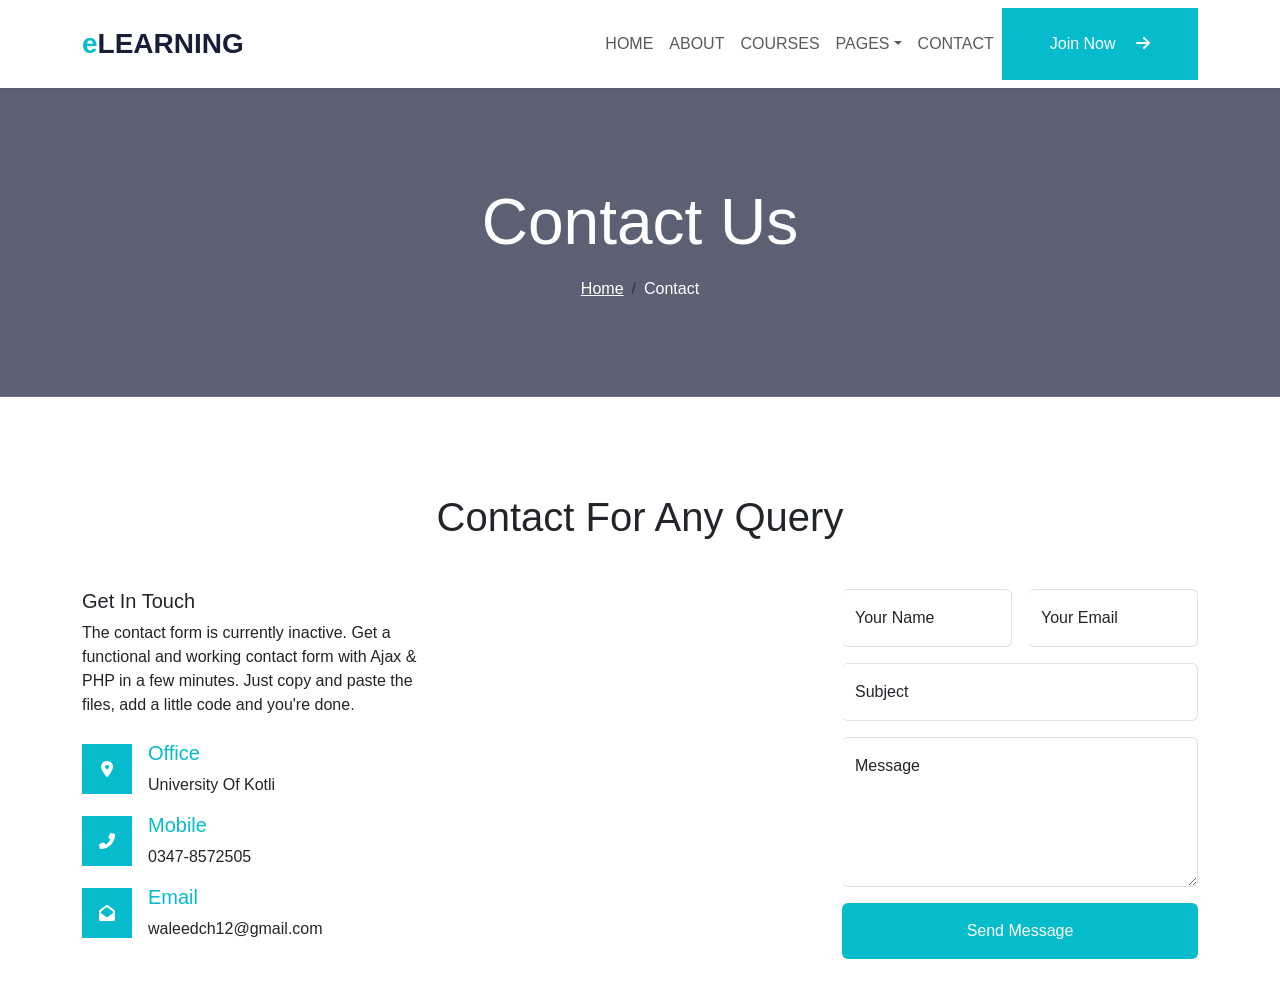
<file: Contact.html>
<!DOCTYPE html>
<html lang="en">
<head>
    <meta charset="UTF-8">
    <meta name="viewport" content="width=device-width, initial-scale=1.0">
    <title>Contact Us - eLEARNING</title>
    <link href="https://cdn.jsdelivr.net/npm/bootstrap@5.3.0/dist/css/bootstrap.min.css" rel="stylesheet">
    <link rel="stylesheet" href="https://cdnjs.cloudflare.com/ajax/libs/font-awesome/6.0.0/css/all.min.css">
    <link rel="stylesheet" href="style.css">
</head>
<body>
<nav class="navbar navbar-expand-lg navbar-light bg-white sticky-top shadow-sm">
    <div class="container">
        <a class="navbar-brand fw-bold" href="index.html" style="color:#06BBCC; font-size: 28px;">
            e<span style="color:#181d38">LEARNING</span>
        </a>
        
        <button class="navbar-toggler" type="button" data-bs-toggle="collapse" data-bs-target="#navbarCollapse">
            <span class="navbar-toggler-icon"></span>
        </button>

        <div class="collapse navbar-collapse" id="navbarCollapse">
            <div class="navbar-nav ms-auto p-4 p-lg-0">
                <a href="index.html" class="nav-item nav-link">HOME</a>
                <a href="about.html" class="nav-item nav-link">ABOUT</a>
                <a href="courses.html" class="nav-item nav-link">COURSES</a>
                <div class="nav-item dropdown">
                    <a href="#" class="nav-link dropdown-toggle" data-bs-toggle="dropdown">PAGES</a>
                    <div class="dropdown-menu fade-down m-0">
                        <a href="#" class="dropdown-item">Our Team</a>
                        <a href="#" class="dropdown-item">Testimonial</a>
                        <a href="#" class="dropdown-item">404 Page</a>
                    </div>
                </div>
                <a href="contact.html" class="nav-item nav-link">CONTACT</a>
            </div>
            <a href="" class="btn btn-primary py-4 px-lg-5 d-none d-lg-block text-white" style="background: #06BBCC; border: none; border-radius: 0;">
                Join Now <i class="fa fa-arrow-right ms-3"></i>
            </a>
        </div>
    </div>
</nav>
    <div class="container-fluid page-header py-5 mb-5">
        <div class="container py-5 text-center">
            <h1 class="display-3 text-white mb-3 animated slideInDown">Contact Us</h1>
            <nav aria-label="breadcrumb">
                <ol class="breadcrumb justify-content-center mb-0">
                    <li class="breadcrumb-item"><a class="text-white" href="index.html">Home</a></li>
                    <li class="breadcrumb-item text-white active">Contact</li>
                </ol>
            </nav>
        </div>
    </div>

    <div class="container-xxl py-5">
        <div class="container">
            <div class="text-center wow fadeInUp" data-wow-delay="0.1s">
                
                <h1 class="mb-5">Contact For Any Query</h1>
            </div>
            <div class="row g-4">
                <div class="col-lg-4 col-md-6 wow fadeInUp" data-wow-delay="0.1s">
                    <h5>Get In Touch</h5>
                    <p class="mb-4">The contact form is currently inactive. Get a functional and working contact form with Ajax & PHP in a few minutes. Just copy and paste the files, add a little code and you're done.</p>
                    <div class="d-flex align-items-center mb-3">
                        <div class="d-flex align-items-center justify-content-center flex-shrink-0 bg-primary" style="width: 50px; height: 50px;">
                            <i class="fa fa-map-marker-alt text-white"></i>
                        </div>
                        <div class="ms-3">
                            <h5 class="text-primary">Office</h5>
                            <p class="mb-0">University Of Kotli </p>
                        </div>
                    </div>
                    <div class="d-flex align-items-center mb-3">
                        <div class="d-flex align-items-center justify-content-center flex-shrink-0 bg-primary" style="width: 50px; height: 50px;">
                            <i class="fa fa-phone-alt text-white"></i>
                        </div>
                        <div class="ms-3">
                            <h5 class="text-primary">Mobile</h5>
                            <p class="mb-0">0347-8572505</p>
                        </div>
                    </div>
                    <div class="d-flex align-items-center">
                        <div class="d-flex align-items-center justify-content-center flex-shrink-0 bg-primary" style="width: 50px; height: 50px;">
                            <i class="fa fa-envelope-open text-white"></i>
                        </div>
                        <div class="ms-3">
                            <h5 class="text-primary">Email</h5>
                            <p class="mb-0">waleedch12@gmail.com</p>
                        </div>
                    </div>
                </div>

                <div class="col-lg-4 col-md-6 wow fadeInUp" data-wow-delay="0.3s">
                    <iframe class="position-relative rounded w-100 h-100"
                        src="https://www.google.com/maps/embed?pb=!1m18!1m12!1m3!1d3021.892182283038!2d-73.98542844885854!3d40.758895079224375!2m3!1f0!2f0!3f0!3m2!1i1024!2i768!4f13.1!3m3!1m2!1s0x89c25855c6480299%3A0x55194ec5a1ae072e!2sTimes%20Square!5e0!3m2!1sen!2sus!4v1603794290143!5m2!1sen!2sus"
                        frameborder="0" style="min-height: 300px; border:0;" allowfullscreen="" aria-hidden="false"
                        tabindex="0"></iframe>
                </div>

                <div class="col-lg-4 col-md-12 wow fadeInUp" data-wow-delay="0.5s">
                    <form>
                        <div class="row g-3">
                            <div class="col-md-6">
                                <div class="form-floating">
                                    <input type="text" class="form-control" id="name" placeholder="Your Name">
                                    <label for="name">Your Name</label>
                                </div>
                            </div>
                            <div class="col-md-6">
                                <div class="form-floating">
                                    <input type="email" class="form-control" id="email" placeholder="Your Email">
                                    <label for="email">Your Email</label>
                                </div>
                            </div>
                            <div class="col-12">
                                <div class="form-floating">
                                    <input type="text" class="form-control" id="subject" placeholder="Subject">
                                    <label for="subject">Subject</label>
                                </div>
                            </div>
                            <div class="col-12">
                                <div class="form-floating">
                                    <textarea class="form-control" placeholder="Leave a message here" id="message" style="height: 150px"></textarea>
                                    <label for="message">Message</label>
                                </div>
                            </div>
                            <div class="col-12">
                                <button class="btn btn-primary w-100 py-3 text-white" type="submit">Send Message</button>
                            </div>
                        </div>
                    </form>
                </div>
            </div>
        </div>
    </div>
    <script src="https://cdn.jsdelivr.net/npm/bootstrap@5.3.0/dist/js/bootstrap.bundle.min.js"></script>
</body>
</html>
</file>
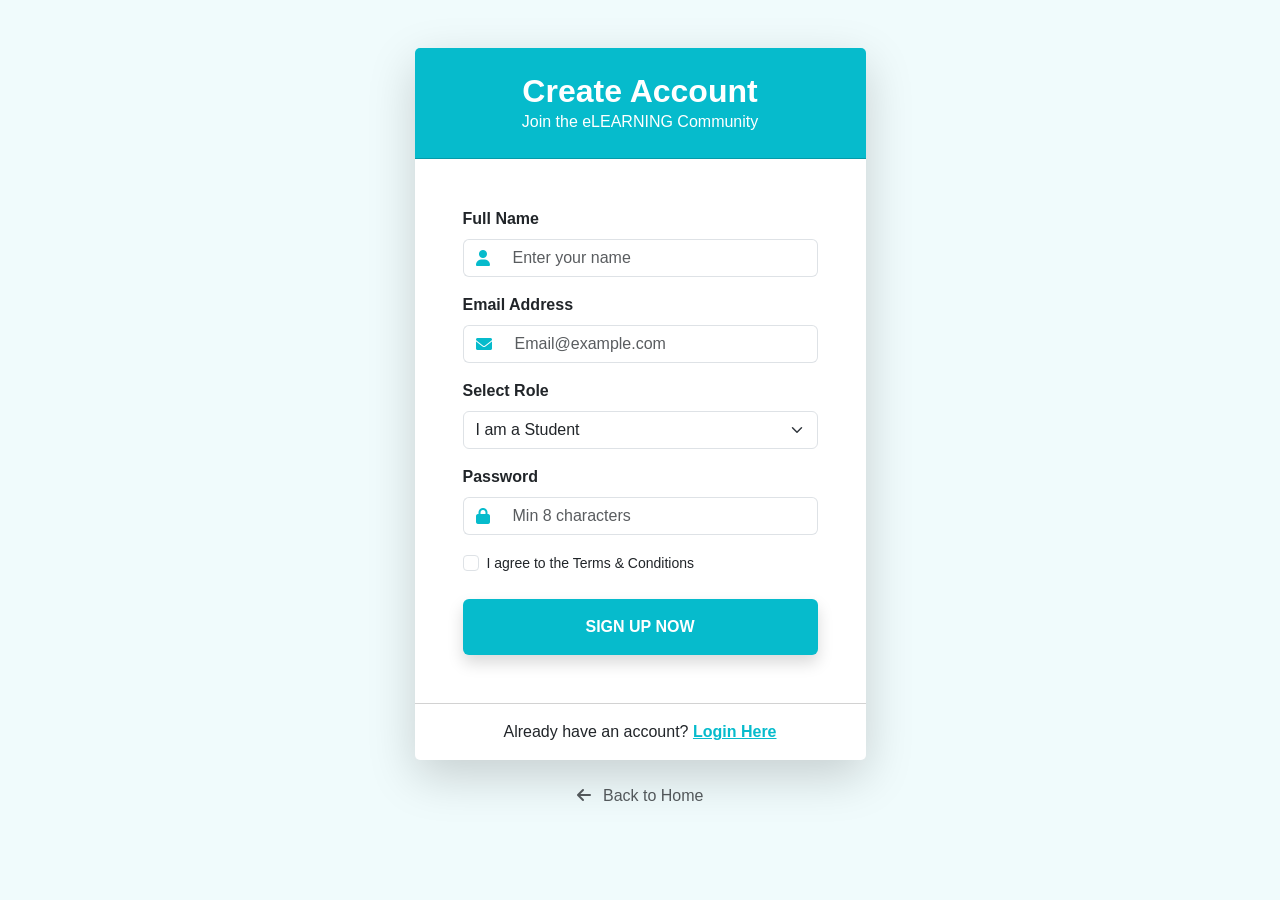
<file: Join.html>
<!DOCTYPE html>
<html lang="en">
<head>
    <meta charset="UTF-8">
    <meta name="viewport" content="width=device-width, initial-scale=1.0">
    <title>Join Us - eLEARNING</title>
    <link href="https://cdn.jsdelivr.net/npm/bootstrap@5.3.0/dist/css/bootstrap.min.css" rel="stylesheet">
    <link rel="stylesheet" href="https://cdnjs.cloudflare.com/ajax/libs/font-awesome/6.0.0/css/all.min.css">
    <link rel="stylesheet" href="style.css">
</head>
<body style="background-color: #f0fbfc;">

    <div class="container py-5">
        <div class="row justify-content-center">
            <div class="col-lg-5 col-md-8">
                <div class="card shadow-lg border-0 rounded-3">
                    <div class="card-header bg-primary text-white text-center py-4">
                        <h2 class="fw-bold mb-0">Create Account</h2>
                        <p class="mb-0">Join the eLEARNING Community</p>
                    </div>
                    <div class="card-body p-5">
                        <form>
                            <div class="mb-3">
                                <label class="form-label fw-bold">Full Name</label>
                                <div class="input-group">
                                    <span class="input-group-text bg-white"><i class="fa fa-user text-primary"></i></span>
                                    <input type="text" class="form-control" placeholder="Enter your name">
                                </div>
                            </div>
                            <div class="mb-3">
                                <label class="form-label fw-bold">Email Address</label>
                                <div class="input-group">
                                    <span class="input-group-text bg-white"><i class="fa fa-envelope text-primary"></i></span>
                                    <input type="email" class="form-control" placeholder="Email@example.com">
                                </div>
                            </div>
                            <div class="mb-3">
                                <label class="form-label fw-bold">Select Role</label>
                                <select class="form-select">
                                    <option selected>I am a Student</option>
                                    <option>I am a Tutor</option>
                                </select>
                            </div>
                            <div class="mb-3">
                                <label class="form-label fw-bold">Password</label>
                                <div class="input-group">
                                    <span class="input-group-text bg-white"><i class="fa fa-lock text-primary"></i></span>
                                    <input type="password" class="form-control" placeholder="Min 8 characters">
                                </div>
                            </div>
                            <div class="mb-4 form-check">
                                <input type="checkbox" class="form-check-input" id="terms">
                                <label class="form-check-label small" for="terms">I agree to the Terms & Conditions</label>
                            </div>
                            <button type="submit" class="btn btn-primary w-100 py-3 fw-bold text-white shadow">SIGN UP NOW</button>
                        </form>
                    </div>
                    <div class="card-footer text-center py-3 bg-white">
                        <p class="mb-0">Already have an account? <a href="#" class="text-primary fw-bold">Login Here</a></p>
                    </div>
                </div>
                <div class="text-center mt-4">
                    <a href="index.html" class="text-muted text-decoration-none"><i class="fa fa-arrow-left me-2"></i> Back to Home</a>
                </div>
            </div>
        </div>
    </div>

</body>
<script src="https://cdn.jsdelivr.net/npm/bootstrap@5.3.0/dist/js/bootstrap.bundle.min.js"></script>

    <script>
        document.querySelector('form').addEventListener('submit', function(e) {
            e.preventDefault(); // Page ko refresh hone se rokne ke liye
            
            // Success Message
            alert("Thank you very much! Your registration at the University of Kotli Learning has been completed..");
            
            // Wapas Home Page par bhejne ke liye
            window.location.href = "index.html"; 
        });
    </script>
</body>
</html></html>
</file>
<file: style.css>
:root {
    --primary: #06BBCC; /* Teal color from your video */
    --light: #F0Fbfc;
    --dark: #181d38;
}

body {
    font-family: 'Heebo', sans-serif;
}

/* Navbar Logo */
.logo {
    font-size: 28px;
    font-weight: 800;
    color: var(--primary);
    letter-spacing: 1px;
}
.logo span {
    color: var(--dark);
}

/* Hero Section Image (Replace with your video bg) */
.hero-section {
    background: linear-gradient(rgba(24, 29, 56, .7), rgba(24, 29, 56, .7)), url('https://images.unsplash.com/photo-1523240795612-9a054b0db644?ixlib=rb-1.2.1&auto=format&fit=crop&w=1350&q=80');
    background-position: center center;
    background-repeat: no-repeat;
    background-size: cover;
    height: 90vh;
    display: flex;
    align-items: center;
}

.text-primary {
    color: var(--primary) !important;
}

.btn-primary {
    background-color: var(--primary);
    border-color: var(--primary);
    padding: 10px 25px;
}

/* Feature Cards */
.feature-item {
    background: var(--light);
    transition: .5s;
    border-radius: 5px;
    height: 100%;
}

.feature-item:hover {
    margin-top: -10px;
    background: var(--primary);
}

.feature-item.active {
    background: var(--primary);
}

.feature-item:hover * {
    color: #ffffff !important;
}

/* Page Header Banner */
.page-header {
    background: linear-gradient(rgba(24, 29, 56, .7), rgba(24, 29, 56, .7)), url('https://images.unsplash.com/photo-1523240795612-9a054b0db644?ixlib=rb-1.2.1&auto=format&fit=crop&w=1350&q=80');
    background-position: center center;
    background-repeat: no-repeat;
    background-size: cover;
}

.section-title {
    position: relative;
    display: inline-block;
    text-transform: uppercase;
}

.section-title::before {
    position: absolute;
    content: "";
    width: 45px;
    height: 2px;
    top: 50%;
    left: -55px;
    margin-top: -1px;
    background: var(--primary);
}

.section-title::after {
    position: absolute;
    content: "";
    width: 45px;
    height: 2px;
    top: 50%;
    right: -55px;
    margin-top: -1px;
    background: var(--primary);
}

/* Icons and List Style */
.text-primary {
    color: #06BBCC !important;
}

.btn-primary {
    background-color: #06BBCC;
    border: none;
}

/*course*/
/* Course Item Hover Effect */
/* Course Section Special CSS */
.course-item {
    transition: .5s;
    border-radius: 5px;
    overflow: hidden;
}

.course-item img {
    transition: .5s;
}

.course-item:hover img {
    transform: scale(1.1); /* Image zooms on hover like video */
}

.course-item .btn {
    transition: .5s;
    opacity: 0; /* Buttons hidden by default */
    margin-top: 20px;
}

.course-item:hover .btn {
    opacity: 1; /* Buttons appear on hover */
    margin-top: 0;
}

.section-title {
    position: relative;
    display: inline-block;
    text-transform: uppercase;
    color: #06BBCC;
}

.section-title::before, .section-title::after {
    position: absolute;
    content: "";
    width: 45px;
    height: 2px;
    top: 50%;
    background: #06BBCC;
}

.section-title::before { left: -55px; }
.section-title::after { right: -55px; }

.btn-primary {
    background-color: #06BBCC;
    border: none;
}
/*contact*/
.form-floating > .form-control:focus,
.form-floating > .form-control:not(:placeholder-shown) {
    padding-top: 1.625rem;
    padding-bottom: .625rem;
}

.form-floating > label {
    padding: 1rem .75rem;
}

.bg-primary {
    background-color: #06BBCC !important;
}

.text-primary {
    color: #06BBCC !important;
}
/* Join Page Specific */
.card {
    transition: 0.3s;
}

.input-group-text {
    border-right: none;
}

.form-control {
    border-left: none;
}

.form-control:focus {
    box-shadow: none;
    border-color: #dee2e6;
}

.btn-primary:hover {
    background-color: #05a3b3 !important;
    transform: translateY(-2px);
    transition: 0.3s;
}
/* Hero Header Overlay */
.hero-header {
    background: linear-gradient(rgba(24, 29, 56, .7), rgba(24, 29, 56, .7)), url('https://images.unsplash.com/photo-1523240795612-9a054b0db644?auto=format&fit=crop&w=1350&q=80');
    background-position: center center;
    background-repeat: no-repeat;
    background-size: cover;
    padding: 100px 0;
}

:root {
    --primary: #06BBCC;
    --dark: #181d38;
    --light: #F0Fbfc;
}

body {
    font-family: 'Nunito', sans-serif;
}

/* Navbar Logo */
.logo { font-size: 30px; text-decoration: none; color: var(--primary); }
.logo span { color: var(--dark); }

/* Hero / Carousel Overlay */
.carousel-caption {
    top: 0;
    left: 0;
    right: 0;
    bottom: 0;
    background: rgba(24, 29, 56, .7); /* Dark overlay from video */
    z-index: 1;
}

/* Service Item Animation */
.service-item {
    transition: .5s;
    background: #ffffff;
}

.service-item:hover {
    background: var(--primary) !important;
    transform: translateY(-10px);
}

.service-item:hover * {
    color: #ffffff !important;
}

.active-service {
    background: var(--primary) !important;
}

/* Section Title Line */
.section-title {
    position: relative;
    display: inline-block;
    text-transform: uppercase;
    font-weight: 700;
}

.section-title::after {
    position: absolute;
    content: "";
    width: 45px;
    height: 2px;
    top: 50%;
    right: -55px;
    background: var(--primary);
}

/* Common Buttons */
.btn-primary {
    background-color: var(--primary) !important;
    border-color: var(--primary) !important;
}

.text-primary { color: var(--primary) !important; }
</file>
